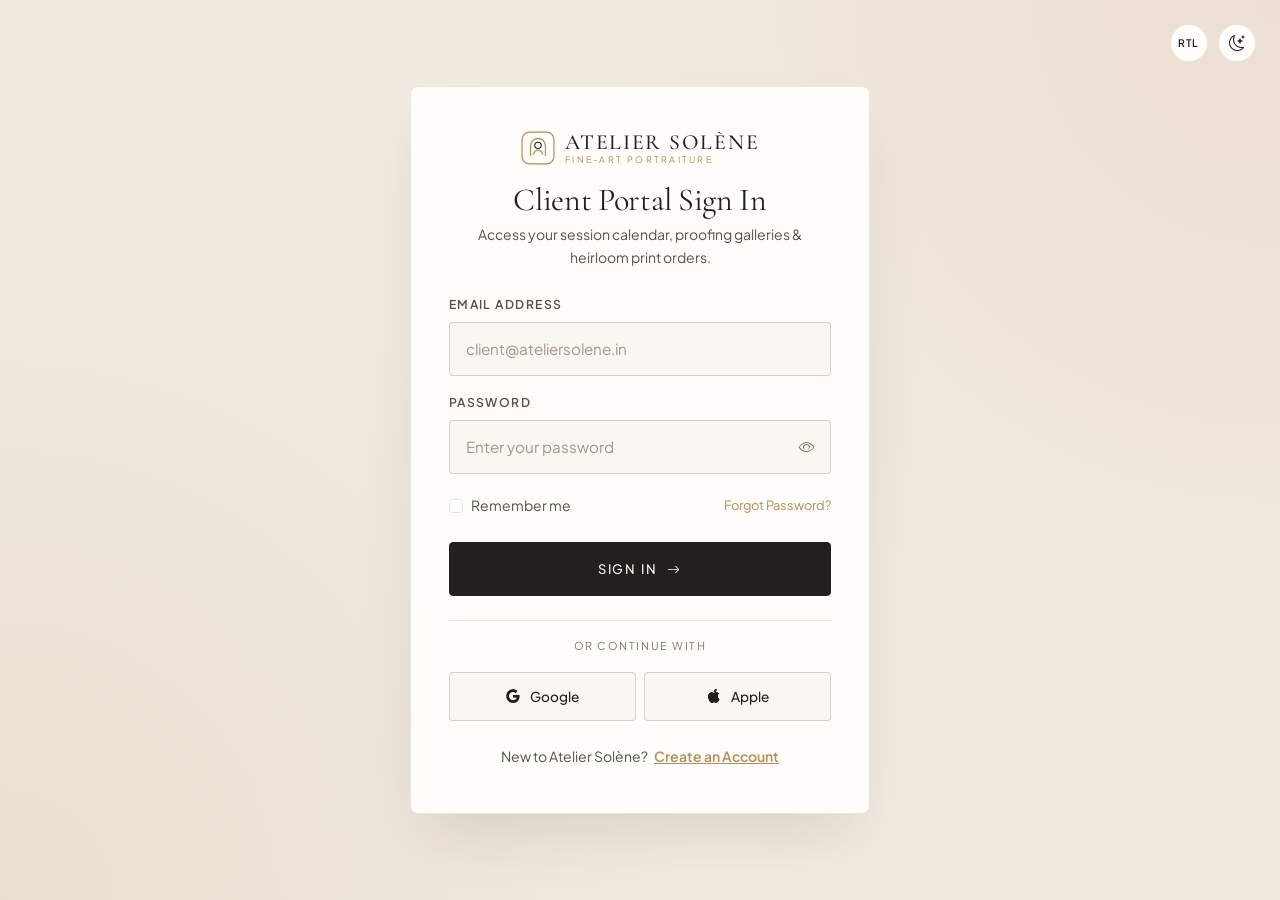
<file: login.html>
<!DOCTYPE html>
<html lang="en" data-theme="light">
<head>
  <meta charset="UTF-8">
  <meta name="viewport" content="width=device-width, initial-scale=1.0">
  <title>Client Portal Login | Atelier Solène Luxury Photography Studio</title>
  <meta name="description" content="Sign in to the Atelier Solène Private Client Portal to book sessions, view galleries, and order archival heirloom prints.">
  <link rel="icon" type="image/svg+xml" href="assets/images/favicon.svg">

  <!-- Google Fonts -->
  <link rel="preconnect" href="https://fonts.googleapis.com">
  <link rel="preconnect" href="https://fonts.gstatic.com" crossorigin>
  <link href="https://fonts.googleapis.com/css2?family=Cormorant+Garamond:ital,wght@0,300;0,400;0,500;0,600;1,400;1,500&family=Plus+Jakarta+Sans:wght@300;400;500;600&display=swap" rel="stylesheet">

  <!-- Bootstrap 5.3 CSS & Bootstrap Icons -->
  <link href="https://cdn.jsdelivr.net/npm/bootstrap@5.3.3/dist/css/bootstrap.min.css" rel="stylesheet">
  <link href="https://cdn.jsdelivr.net/npm/bootstrap-icons@1.11.3/font/bootstrap-icons.min.css" rel="stylesheet">

  <!-- Custom Studio Stylesheet -->
  <link rel="stylesheet" href="assets/css/style.css">
</head>
<body>

  <main class="auth-standalone-page">
    <!-- Top Right RTL and Theme Controls -->
    <div class="auth-top-controls">
      <button type="button" class="rtl-toggle-btn" aria-label="Toggle RTL layout">RTL</button>
      <button type="button" class="theme-toggle-btn" aria-label="Toggle theme">
        <i class="bi bi-moon-stars"></i>
      </button>
    </div>

    <div class="auth-standalone-card gsap-hero-fade">

      <!-- Brand Icon & Name Placed Top Center Inside Card -->
      <div class="text-center mb-4">
        <a class="navbar-brand-luxury d-inline-flex justify-content-center mx-auto mb-3" href="index.html">
          <svg class="brand-icon-svg" viewBox="0 0 64 64" fill="none" aria-hidden="true">
            <rect x="2" y="2" width="60" height="60" rx="14" stroke="#B08D5B" stroke-width="2.2"/>
            <path d="M18 46V28C18 20.268 24.268 14 32 14C39.732 14 46 20.268 46 28V46" stroke="#B08D5B" stroke-width="2.2" stroke-linecap="round"/>
            <circle cx="32" cy="27" r="6" stroke="currentColor" stroke-width="2"/>
            <path d="M23 44C25.2 38.5 28.4 36 32 36C35.6 36 38.8 38.5 41 44" stroke="#B08D5B" stroke-width="2" stroke-linecap="round"/>
          </svg>
          <span class="brand-text-wrap text-start">
            <span class="brand-title">Atelier Solène</span>
            <span class="brand-sub">Fine-Art Portraiture</span>
          </span>
        </a>
        <h1 class="h2 font-serif mb-1">Client Portal Sign In</h1>
        <p class="small text-secondary-luxury mb-0">
          Access your session calendar, proofing galleries &amp; heirloom print orders.
        </p>
      </div>

      <!-- Frontend Template UI Notice & Interactive Submission Feedback -->
      <div id="loginPortalFeedback" class="d-none p-3 mb-4 rounded-1 border bg-beige" style="border-color: var(--accent-gold) !important;" role="status">
        <div class="d-flex align-items-start gap-2">
          <i class="bi bi-info-circle-fill text-gold mt-1"></i>
          <div class="small">
            <strong class="d-block font-serif fs-6">Frontend Client Portal UI Preview</strong>
            <span class="text-secondary-luxury">
              Your credentials passed validation. You can explore the <a href="dashboard.html" class="text-gold text-decoration-underline fw-semibold">Client Dashboard Preview</a> directly.
            </span>
          </div>
        </div>
      </div>

      <!-- Forgot Password Interactive Assistance Box -->
      <div id="forgotPasswordNotice" class="d-none p-3 mb-4 rounded-1 border bg-ivory" style="border-color: var(--border-gold) !important;">
        <p class="small text-secondary-luxury mb-0">
          <strong>Need a Portal Access Link?</strong> Contact our Studio Concierge at <a href="mailto:concierge@ateliersolene.in" class="text-gold text-decoration-underline">concierge@ateliersolene.in</a> to receive a reset link.
        </p>
      </div>

      <form id="clientLoginForm" novalidate>
        <div class="row g-3">
          <!-- Input Field 1: Separate Line -->
          <div class="col-12">
            <label for="loginEmail" class="form-label-luxury">Email Address</label>
            <input type="email" id="loginEmail" name="loginEmail" class="form-control-luxury" placeholder="client@ateliersolene.in" required autocomplete="email">
            <div class="invalid-feedback-luxury">Please enter a valid email address.</div>
          </div>

          <!-- Input Field 2: Separate Line -->
          <div class="col-12">
            <label for="loginPassword" class="form-label-luxury">Password</label>
            <div class="password-field-wrap">
              <input type="password" id="loginPassword" name="loginPassword" class="form-control-luxury pe-5" placeholder="Enter your password" required autocomplete="current-password">
              <button type="button" class="password-toggle-btn" data-target="loginPassword" aria-label="Show password">
                <i class="bi bi-eye"></i>
              </button>
            </div>
            <div class="invalid-feedback-luxury">Please enter your password (minimum 6 characters).</div>
          </div>

          <!-- Remember Me & Forgot Password on the Same Line -->
          <div class="col-12 d-flex justify-content-between align-items-center flex-wrap gap-2 pt-1">
            <label class="d-flex align-items-center gap-2 small text-secondary-luxury mb-0" style="cursor: pointer;">
              <input type="checkbox" id="rememberMe" name="rememberMe" class="form-check-input mt-0">
              <span>Remember me</span>
            </label>
            <a href="#forgotPasswordNotice" id="forgotPasswordLink" class="small text-gold" style="font-size: 0.8rem;">
              Forgot Password?
            </a>
          </div>

          <!-- Login Button -->
          <div class="col-12 pt-2">
            <button type="submit" class="btn-luxury btn-luxury-primary w-100">
              <span>Sign In</span>
              <i class="bi bi-arrow-right"></i>
            </button>
          </div>
        </div>
      </form>

      <!-- Google & Apple Social Icons at Bottom -->
      <div class="mt-4 pt-3 border-top" style="border-color: var(--border-subtle) !important;">
        <p class="text-center small text-muted-luxury text-uppercase mb-3" style="letter-spacing: 0.14em; font-size: 0.68rem;">
          Or Continue With
        </p>
        <div class="row g-2 mb-4">
          <div class="col-6">
            <button type="button" class="auth-social-btn" data-provider="Google">
              <i class="bi bi-google"></i>
              <span>Google</span>
            </button>
          </div>
          <div class="col-6">
            <button type="button" class="auth-social-btn" data-provider="Apple">
              <i class="bi bi-apple"></i>
              <span>Apple</span>
            </button>
          </div>
        </div>

        <div class="text-center small text-secondary-luxury">
          New to Atelier Solène?
          <a href="signup.html" class="text-gold fw-semibold ms-1 text-decoration-underline">
            Create an Account
          </a>
        </div>
      </div>

    </div>
  </main>

  <script src="https://cdn.jsdelivr.net/npm/bootstrap@5.3.3/dist/js/bootstrap.bundle.min.js"></script>
  <script src="https://cdnjs.cloudflare.com/ajax/libs/gsap/3.12.5/gsap.min.js"></script>
  <script src="assets/js/main.js"></script>
</body>
</html>
</file>
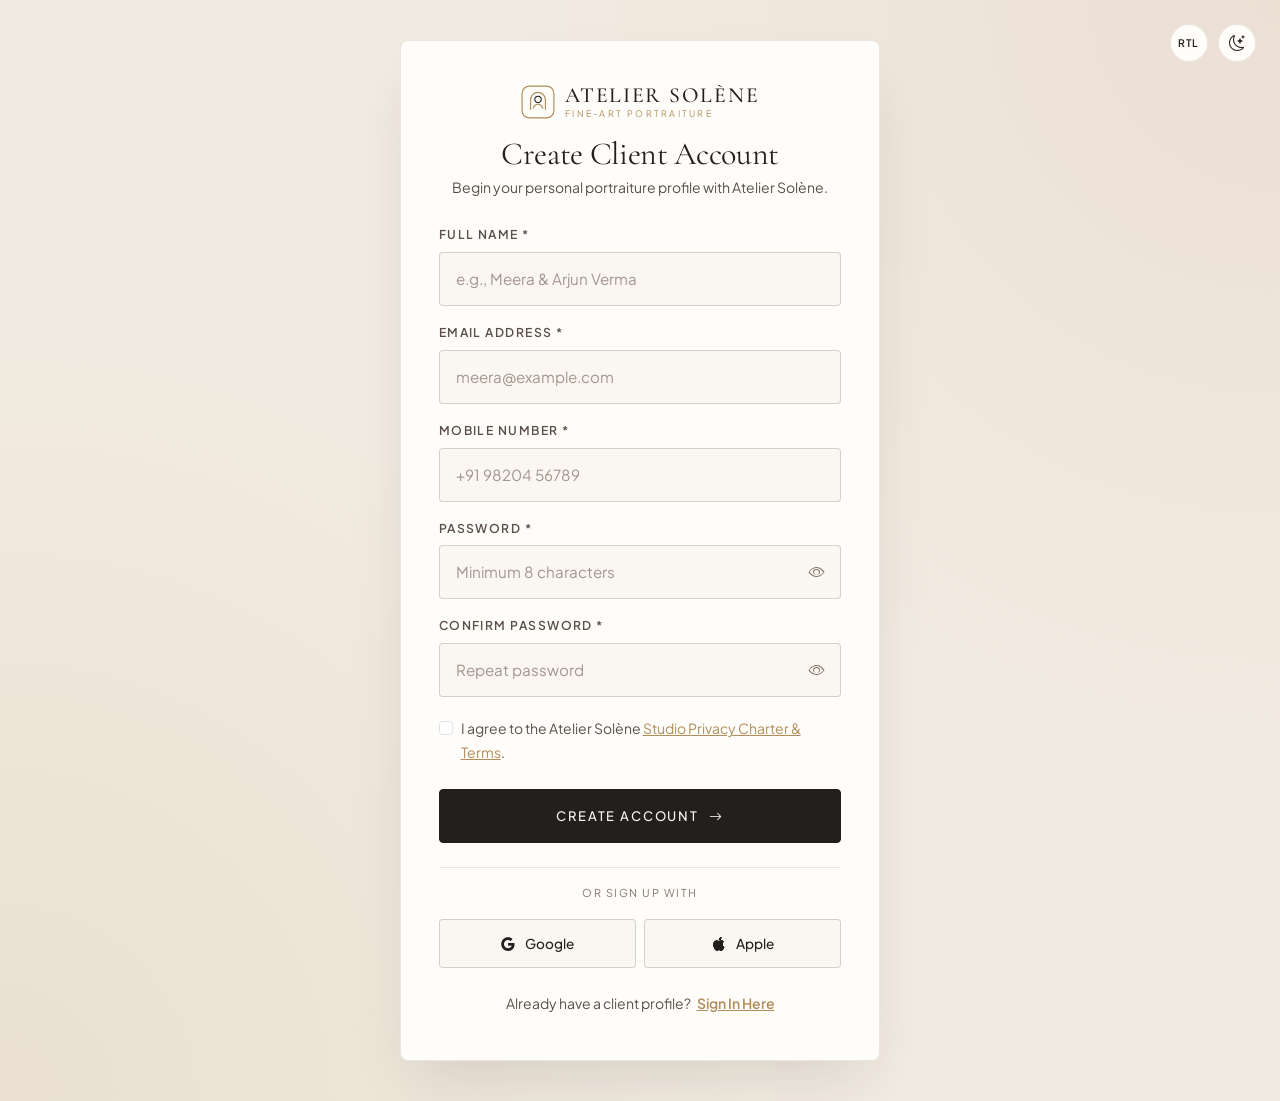
<file: signup.html>
<!DOCTYPE html>
<html lang="en" data-theme="light">
<head>
  <meta charset="UTF-8">
  <meta name="viewport" content="width=device-width, initial-scale=1.0">
  <title>Client Registration | Atelier Solène Luxury Photography Studio</title>
  <meta name="description" content="Register for a private client profile with Atelier Solène to plan your maternity, newborn, or baby milestone photography commission.">
  <link rel="icon" type="image/svg+xml" href="assets/images/favicon.svg">

  <!-- Google Fonts -->
  <link rel="preconnect" href="https://fonts.googleapis.com">
  <link rel="preconnect" href="https://fonts.gstatic.com" crossorigin>
  <link href="https://fonts.googleapis.com/css2?family=Cormorant+Garamond:ital,wght@0,300;0,400;0,500;0,600;1,400;1,500&family=Plus+Jakarta+Sans:wght@300;400;500;600&display=swap" rel="stylesheet">

  <!-- Bootstrap 5.3 CSS & Bootstrap Icons -->
  <link href="https://cdn.jsdelivr.net/npm/bootstrap@5.3.3/dist/css/bootstrap.min.css" rel="stylesheet">
  <link href="https://cdn.jsdelivr.net/npm/bootstrap-icons@1.11.3/font/bootstrap-icons.min.css" rel="stylesheet">

  <!-- Custom Studio Stylesheet -->
  <link rel="stylesheet" href="assets/css/style.css">
</head>
<body>

  <main class="auth-standalone-page">
    <!-- Top Right RTL and Theme Controls -->
    <div class="auth-top-controls">
      <button type="button" class="rtl-toggle-btn" aria-label="Toggle RTL layout">RTL</button>
      <button type="button" class="theme-toggle-btn" aria-label="Toggle theme">
        <i class="bi bi-moon-stars"></i>
      </button>
    </div>

    <div class="auth-standalone-card gsap-hero-fade" style="max-width: 480px;">

      <!-- Brand Icon & Name Placed Top Center Inside Card -->
      <div class="text-center mb-4">
        <a class="navbar-brand-luxury d-inline-flex justify-content-center mx-auto mb-3" href="index.html">
          <svg class="brand-icon-svg" viewBox="0 0 64 64" fill="none" aria-hidden="true">
            <rect x="2" y="2" width="60" height="60" rx="14" stroke="#B08D5B" stroke-width="2.2"/>
            <path d="M18 46V28C18 20.268 24.268 14 32 14C39.732 14 46 20.268 46 28V46" stroke="#B08D5B" stroke-width="2.2" stroke-linecap="round"/>
            <circle cx="32" cy="27" r="6" stroke="currentColor" stroke-width="2"/>
            <path d="M23 44C25.2 38.5 28.4 36 32 36C35.6 36 38.8 38.5 41 44" stroke="#B08D5B" stroke-width="2" stroke-linecap="round"/>
          </svg>
          <span class="brand-text-wrap text-start">
            <span class="brand-title">Atelier Solène</span>
            <span class="brand-sub">Fine-Art Portraiture</span>
          </span>
        </a>
        <h1 class="h2 font-serif mb-1">Create Client Account</h1>
        <p class="small text-secondary-luxury mb-0">
          Begin your personal portraiture profile with Atelier Solène.
        </p>
      </div>

      <!-- Frontend Template UI Registration Feedback -->
      <div id="signupPortalFeedback" class="d-none p-3 mb-4 rounded-1 border bg-beige" style="border-color: var(--accent-gold) !important;" role="status">
        <div class="d-flex align-items-start gap-2">
          <i class="bi bi-check-circle-fill text-gold mt-1"></i>
          <div class="small">
            <strong class="d-block font-serif fs-6">Registration Profile Validated (Frontend UI)</strong>
            <span class="text-secondary-luxury">
              Thank you for registering! Explore the <a href="dashboard.html" class="text-gold text-decoration-underline fw-semibold">Client Dashboard Preview</a> or book via our <a href="contact.html#enquiry-form" class="text-gold text-decoration-underline">Session Enquiry Form</a>.
            </span>
          </div>
        </div>
      </div>

      <form id="clientSignupForm" novalidate>
        <div class="row g-3">
          <!-- Input Field 1: Separate Line -->
          <div class="col-12">
            <label for="signupName" class="form-label-luxury">Full Name *</label>
            <input type="text" id="signupName" name="signupName" class="form-control-luxury" placeholder="e.g., Meera &amp; Arjun Verma" required autocomplete="name">
            <div class="invalid-feedback-luxury">Please enter your full name.</div>
          </div>

          <!-- Input Field 2: Separate Line -->
          <div class="col-12">
            <label for="signupEmail" class="form-label-luxury">Email Address *</label>
            <input type="email" id="signupEmail" name="signupEmail" class="form-control-luxury" placeholder="meera@example.com" required autocomplete="email">
            <div class="invalid-feedback-luxury">Please enter a valid email address.</div>
          </div>

          <!-- Input Field 3: Separate Line -->
          <div class="col-12">
            <label for="signupPhone" class="form-label-luxury">Mobile Number *</label>
            <input type="tel" id="signupPhone" name="signupPhone" class="form-control-luxury" placeholder="+91 98204 56789" required autocomplete="tel">
            <div class="invalid-feedback-luxury">Please enter a valid mobile number.</div>
          </div>

          <!-- Input Field 4: Separate Line -->
          <div class="col-12">
            <label for="signupPassword" class="form-label-luxury">Password *</label>
            <div class="password-field-wrap">
              <input type="password" id="signupPassword" name="signupPassword" class="form-control-luxury pe-5" placeholder="Minimum 8 characters" required autocomplete="new-password">
              <button type="button" class="password-toggle-btn" data-target="signupPassword" aria-label="Show password">
                <i class="bi bi-eye"></i>
              </button>
            </div>
            <div class="invalid-feedback-luxury">Password must be at least 8 characters.</div>
          </div>

          <!-- Input Field 5: Separate Line -->
          <div class="col-12">
            <label for="signupConfirmPassword" class="form-label-luxury">Confirm Password *</label>
            <div class="password-field-wrap">
              <input type="password" id="signupConfirmPassword" name="signupConfirmPassword" class="form-control-luxury pe-5" placeholder="Repeat password" required autocomplete="new-password">
              <button type="button" class="password-toggle-btn" data-target="signupConfirmPassword" aria-label="Show confirm password">
                <i class="bi bi-eye"></i>
              </button>
            </div>
            <div class="invalid-feedback-luxury">Passwords must match.</div>
          </div>

          <!-- Terms & Conditions Acceptance -->
          <div class="col-12 pt-1">
            <label class="d-flex align-items-start gap-2 small text-secondary-luxury" style="cursor: pointer;">
              <input type="checkbox" id="signupTerms" name="signupTerms" class="form-check-input mt-1 flex-shrink-0" required>
              <span>
                I agree to the Atelier Solène <a href="about.html" class="text-gold text-decoration-underline">Studio Privacy Charter &amp; Terms</a>.
              </span>
            </label>
            <div class="invalid-feedback-luxury">Please accept the studio terms to continue.</div>
          </div>

          <!-- Create Account Button -->
          <div class="col-12 pt-2">
            <button type="submit" class="btn-luxury btn-luxury-primary w-100">
              <span>Create Account</span>
              <i class="bi bi-arrow-right"></i>
            </button>
          </div>
        </div>
      </form>

      <!-- Google & Apple Social Icons at Bottom -->
      <div class="mt-4 pt-3 border-top" style="border-color: var(--border-subtle) !important;">
        <p class="text-center small text-muted-luxury text-uppercase mb-3" style="letter-spacing: 0.14em; font-size: 0.68rem;">
          Or Sign Up With
        </p>
        <div class="row g-2 mb-4">
          <div class="col-6">
            <button type="button" class="auth-social-btn" data-provider="Google">
              <i class="bi bi-google"></i>
              <span>Google</span>
            </button>
          </div>
          <div class="col-6">
            <button type="button" class="auth-social-btn" data-provider="Apple">
              <i class="bi bi-apple"></i>
              <span>Apple</span>
            </button>
          </div>
        </div>

        <div class="text-center small text-secondary-luxury">
          Already have a client profile?
          <a href="login.html" class="text-gold fw-semibold ms-1 text-decoration-underline">
            Sign In Here
          </a>
        </div>
      </div>

    </div>
  </main>

  <script src="https://cdn.jsdelivr.net/npm/bootstrap@5.3.3/dist/js/bootstrap.bundle.min.js"></script>
  <script src="https://cdnjs.cloudflare.com/ajax/libs/gsap/3.12.5/gsap.min.js"></script>
  <script src="assets/js/main.js"></script>
</body>
</html>
</file>
<file: assets/css/style.css>
/* ==========================================================================
   ATELIER SOLÈNE — Luxury Newborn & Maternity Photography Studio Template
   Stylesheet: Design System, Fixed Navbar, Page Hero, Dashboard, RTL & Responsive
   ========================================================================== */

:root,
[data-theme="light"] {
  /* Color Palette - Light Theme (Warm Ivory, Creamy White, Soft Beige, Dusty Rose, Antique Gold) */
  --bg-primary: #FAF7F2;
  --bg-secondary: #F2EBE1;
  --bg-surface: #FFFDF9;
  --bg-elevated: #FFFFFF;
  --footer-bg: #FFFFFF;
  --bg-glass: rgba(250, 247, 242, 0.92);
  --bg-glass-card: rgba(255, 253, 249, 0.88);

  --text-primary: #231F1D;
  --text-secondary: #5A5049;
  --text-muted: #87766B;
  --text-on-dark: #FAF7F2;

  --accent-gold: #B08D5B;
  --accent-gold-hover: #967546;
  --accent-gold-soft: rgba(176, 141, 91, 0.12);
  --accent-rose: #D8B4A6;
  --accent-rose-soft: rgba(216, 180, 166, 0.22);
  --accent-taupe: #8C7B70;
  --accent-champagne: #E8DCCB;

  --border-subtle: rgba(140, 123, 112, 0.18);
  --border-strong: rgba(140, 123, 112, 0.32);
  --border-gold: rgba(176, 141, 91, 0.42);

  --shadow-xs: 0 4px 12px rgba(35, 31, 29, 0.04);
  --shadow-sm: 0 10px 30px -6px rgba(35, 31, 29, 0.06);
  --shadow-md: 0 20px 45px -12px rgba(35, 31, 29, 0.09);
  --shadow-lg: 0 30px 60px -15px rgba(35, 31, 29, 0.13);

  --img-filter: brightness(1) contrast(0.99);

  /* Typography */
  --font-serif: 'Cormorant Garamond', Georgia, 'Times New Roman', serif;
  --font-sans: 'Plus Jakarta Sans', -apple-system, BlinkMacSystemFont, 'Segoe UI', Roboto, sans-serif;

  /* 4px / 8px Spacing Scale */
  --space-1: 0.25rem;  /* 4px */
  --space-2: 0.5rem;   /* 8px */
  --space-3: 0.75rem;  /* 12px */
  --space-4: 1rem;     /* 16px */
  --space-5: 1.5rem;   /* 24px */
  --space-6: 2rem;     /* 32px */
  --space-7: 2.5rem;   /* 40px */
  --space-8: 3rem;     /* 48px */
  --space-9: 4rem;     /* 64px */
  --space-10: 5rem;    /* 80px */
  --space-11: 6.5rem;  /* 104px */

  /* Transitions & Radii */
  --radius-sm: 4px;
  --radius-md: 8px;
  --radius-lg: 16px;
  --radius-arch: 220px 220px 8px 8px;
  --ease-luxury: cubic-bezier(0.22, 1, 0.36, 1);
  --transition-base: 0.35s cubic-bezier(0.22, 1, 0.36, 1);
  --transition-slow: 0.75s cubic-bezier(0.22, 1, 0.36, 1);
}

[data-theme="dark"] {
  --bg-primary: #141210;
  --bg-secondary: #1C1916;
  --bg-surface: #211D1A;
  --bg-elevated: #2A2521;
  --footer-bg: #181512;
  --bg-glass: rgba(20, 18, 16, 0.92);
  --bg-glass-card: rgba(33, 29, 26, 0.88);

  --text-primary: #F5EFE6;
  --text-secondary: #C8BDB2;
  --text-muted: #9A8C7E;
  --text-on-dark: #F5EFE6;

  --accent-gold: #CCA978;
  --accent-gold-hover: #DFBF91;
  --accent-gold-soft: rgba(204, 169, 120, 0.15);
  --accent-rose: #C99E90;
  --accent-rose-soft: rgba(201, 158, 144, 0.16);
  --accent-taupe: #A89688;
  --accent-champagne: #332C26;

  --border-subtle: rgba(232, 220, 203, 0.12);
  --border-strong: rgba(232, 220, 203, 0.24);
  --border-gold: rgba(204, 169, 120, 0.42);

  --shadow-xs: 0 4px 12px rgba(0, 0, 0, 0.25);
  --shadow-sm: 0 10px 30px -6px rgba(0, 0, 0, 0.38);
  --shadow-md: 0 20px 45px -12px rgba(0, 0, 0, 0.48);
  --shadow-lg: 0 30px 60px -15px rgba(0, 0, 0, 0.62);

  --img-filter: brightness(0.94) contrast(1.02);
}

/* ==========================================================================
   1. RESET & BASE STYLES
   ========================================================================== */
*,
*::before,
*::after {
  box-sizing: border-box;
}

html {
  scroll-behavior: smooth;
  overflow-x: clip;
  max-width: 100%;
}

body {
  font-family: var(--font-sans);
  font-weight: 400;
  font-size: 1rem;
  line-height: 1.7;
  color: var(--text-primary);
  background-color: var(--bg-primary);
  margin: 0;
  padding: 0;
  overflow-x: clip;
  max-width: 100%;
  -webkit-font-smoothing: antialiased;
  -moz-osx-font-smoothing: grayscale;
  transition: background-color 0.35s ease, color 0.35s ease;
}

body.has-fixed-navbar {
  padding-top: 76px;
}

img,
svg,
video {
  max-width: 100%;
  height: auto;
  display: block;
}

img {
  filter: var(--img-filter);
  transition: filter var(--transition-base), transform var(--transition-slow);
}

a {
  color: inherit;
  text-decoration: none;
  transition: color var(--transition-base), opacity var(--transition-base);
}

a:hover {
  color: var(--accent-gold);
}

ul, ol {
  margin: 0;
  padding: 0;
  list-style: none;
}

::selection {
  background-color: var(--accent-rose);
  color: #231F1D;
}

/* ==========================================================================
   2. TYPOGRAPHY & EDITORIAL HIERARCHY
   ========================================================================== */
h1, h2, h3, h4, h5, h6,
.font-serif {
  font-family: var(--font-serif);
  font-weight: 400;
  line-height: 1.16;
  color: var(--text-primary);
  margin-top: 0;
  letter-spacing: -0.01em;
}

h1 em, h2 em, h3 em, h4 em,
.serif-italic {
  font-family: var(--font-serif);
  font-style: italic;
  font-weight: 400;
}

.display-hero {
  font-size: clamp(2.6rem, 5vw + 0.8rem, 4.75rem);
  line-height: 1.08;
  letter-spacing: -0.015em;
}

.display-editorial {
  font-size: clamp(2.35rem, 4vw + 0.5rem, 3.85rem);
  line-height: 1.1;
}

.section-title {
  font-size: clamp(2rem, 3.2vw + 0.5rem, 3.25rem);
  line-height: 1.15;
  margin-bottom: var(--space-4);
}

.section-subtitle {
  font-size: clamp(1.02rem, 1.1vw, 1.15rem);
  color: var(--text-secondary);
  line-height: 1.75;
  font-weight: 300;
}

.eyebrow {
  display: inline-flex;
  align-items: center;
  gap: 0.75rem;
  font-family: var(--font-sans);
  font-size: 0.75rem;
  font-weight: 600;
  text-transform: uppercase;
  letter-spacing: 0.2em;
  color: var(--accent-gold);
  margin-bottom: var(--space-3);
}

.eyebrow::before {
  content: "";
  display: inline-block;
  width: 28px;
  height: 1px;
  background-color: var(--accent-gold);
}

.eyebrow.center::after {
  content: "";
  display: inline-block;
  width: 28px;
  height: 1px;
  background-color: var(--accent-gold);
}

.editorial-quote {
  font-family: var(--font-serif);
  font-size: clamp(1.5rem, 2.5vw, 2.35rem);
  font-style: italic;
  line-height: 1.4;
  color: var(--text-primary);
}

.text-gold {
  color: var(--accent-gold) !important;
}

.text-muted-luxury {
  color: var(--text-muted) !important;
}

.text-secondary-luxury {
  color: var(--text-secondary) !important;
}

.bg-ivory {
  background-color: var(--bg-primary) !important;
}

.bg-beige {
  background-color: var(--bg-secondary) !important;
}

.bg-surface {
  background-color: var(--bg-surface) !important;
}

/* Section Padding */
.section-py {
  padding-top: var(--space-10);
  padding-bottom: var(--space-10);
}

.section-py-lg {
  padding-top: var(--space-11);
  padding-bottom: var(--space-11);
}

/* Uniform Non-Home Page Hero Height */
.page-hero {
  min-height: 350px;
  display: flex;
  align-items: center;
  padding: 3.5rem 0;
  background-color: var(--bg-secondary);
  border-bottom: 1px solid var(--border-subtle);
}

@media (max-width: 991.98px) {
  .section-py {
    padding-top: var(--space-8);
    padding-bottom: var(--space-8);
  }
  .section-py-lg {
    padding-top: var(--space-9);
    padding-bottom: var(--space-9);
  }
  .page-hero {
    min-height: 310px;
    padding: 2.75rem 0;
  }
}

/* ==========================================================================
   3. BUTTONS & INTERACTIVE CTAs
   ========================================================================== */
.btn-luxury {
  display: inline-flex;
  align-items: center;
  justify-content: center;
  gap: 0.625rem;
  font-family: var(--font-sans);
  font-size: 0.8125rem;
  font-weight: 500;
  text-transform: uppercase;
  letter-spacing: 0.14em;
  padding: 0.95rem 1.85rem;
  border-radius: var(--radius-sm);
  border: 1px solid transparent;
  cursor: pointer;
  transition: all var(--transition-base);
  white-space: nowrap;
  text-decoration: none;
}

.btn-luxury-primary {
  background-color: var(--text-primary);
  color: var(--bg-primary);
  border-color: var(--text-primary);
}

.btn-luxury-primary:hover,
.btn-luxury-primary:focus {
  background-color: var(--accent-gold);
  border-color: var(--accent-gold);
  color: #FFFDF9;
  transform: translateY(-2px);
  box-shadow: var(--shadow-sm);
}

.btn-luxury-gold {
  background-color: var(--accent-gold);
  color: #FFFDF9;
  border-color: var(--accent-gold);
}

.btn-luxury-gold:hover,
.btn-luxury-gold:focus {
  background-color: var(--accent-gold-hover);
  border-color: var(--accent-gold-hover);
  color: #FFFDF9;
  transform: translateY(-2px);
  box-shadow: var(--shadow-sm);
}

.btn-luxury-outline {
  background-color: transparent;
  color: var(--text-primary);
  border-color: var(--border-strong);
}

.btn-luxury-outline:hover,
.btn-luxury-outline:focus {
  background-color: var(--text-primary);
  color: var(--bg-primary);
  border-color: var(--text-primary);
  transform: translateY(-2px);
}

.btn-editorial-link {
  display: inline-flex;
  align-items: center;
  gap: 0.5rem;
  font-size: 0.8125rem;
  font-weight: 600;
  text-transform: uppercase;
  letter-spacing: 0.15em;
  color: var(--text-primary);
  padding-bottom: 0.35rem;
  border-bottom: 1px solid var(--accent-gold);
  transition: all var(--transition-base);
}

.btn-editorial-link i,
.btn-editorial-link svg {
  transition: transform var(--transition-base);
}

.btn-editorial-link:hover {
  color: var(--accent-gold);
  border-bottom-color: var(--accent-gold);
}

.btn-editorial-link:hover i,
.btn-editorial-link:hover svg {
  transform: translateX(4px);
}

/* ==========================================================================
   4. FIXED SCROLL-DOWN NAVBAR & BRAND LOGO MARK
   ========================================================================== */
.studio-navbar {
  position: fixed;
  top: 0;
  left: 0;
  right: 0;
  width: 100%;
  z-index: 1030;
  background-color: var(--bg-glass);
  backdrop-filter: blur(16px);
  -webkit-backdrop-filter: blur(16px);
  border-bottom: 1px solid var(--border-subtle);
  padding: 0.78rem 0;
  transition: padding var(--transition-base), background-color var(--transition-base), box-shadow var(--transition-base);
}

.studio-navbar.navbar-scrolled {
  padding: 0.58rem 0;
  box-shadow: var(--shadow-sm);
}

.navbar-brand-luxury {
  display: inline-flex;
  align-items: center;
  gap: 0.65rem;
  color: var(--text-primary) !important;
  text-decoration: none;
  margin-right: 1rem;
  flex-shrink: 0;
}

.brand-icon-svg {
  width: 34px;
  height: 34px;
  flex-shrink: 0;
  display: block;
}

.brand-text-wrap {
  display: flex;
  flex-direction: column;
  line-height: 1;
}

.navbar-brand-luxury .brand-title {
  font-family: var(--font-serif);
  font-size: 1.5rem;
  font-weight: 500;
  letter-spacing: 0.08em;
  text-transform: uppercase;
}

.navbar-brand-luxury .brand-sub {
  font-family: var(--font-sans);
  font-size: 0.56rem;
  letter-spacing: 0.25em;
  text-transform: uppercase;
  color: var(--accent-gold);
  margin-top: 3px;
}

.studio-navbar .navbar-nav {
  align-items: center;
  gap: 0.15rem;
}

.studio-navbar .nav-link {
  font-family: var(--font-sans);
  font-size: 0.78rem;
  font-weight: 500;
  text-transform: uppercase;
  letter-spacing: 0.11em;
  color: var(--text-primary) !important;
  padding: 0.5rem 0.75rem !important;
  position: relative;
  white-space: nowrap;
  transition: color var(--transition-base);
}

.studio-navbar .nav-link::after {
  content: "";
  position: absolute;
  bottom: 4px;
  left: 0.75rem;
  right: 0.75rem;
  height: 1px;
  background-color: var(--accent-gold);
  transform: scaleX(0);
  transform-origin: right;
  transition: transform var(--transition-base);
}

.studio-navbar .nav-link:hover,
.studio-navbar .nav-link.active {
  color: var(--accent-gold) !important;
}

.studio-navbar .nav-link:hover::after,
.studio-navbar .nav-link.active::after {
  transform: scaleX(1);
  transform-origin: left;
}

/* Remove double underline on dropdown toggle arrow */
.studio-navbar .dropdown-toggle::after {
  display: inline-block;
  position: static;
  width: auto;
  height: auto;
  background: transparent;
  transform: none;
  margin-left: 0.35em;
  vertical-align: 0.18em;
  border-top: 0.3em solid;
  border-right: 0.28em solid transparent;
  border-bottom: 0;
  border-left: 0.28em solid transparent;
}

/* Desktop Hover & Click Dropdown Support */
.studio-navbar .dropdown-menu {
  background-color: var(--bg-surface);
  border: 1px solid var(--border-subtle);
  border-radius: var(--radius-sm);
  box-shadow: var(--shadow-md);
  padding: 0.6rem;
  min-width: 230px;
  margin-top: 0.25rem;
}

@media (min-width: 1200px) {
  .studio-navbar .nav-item.dropdown:hover > .dropdown-menu {
    display: block;
    margin-top: 0;
    animation: navFadeIn 0.22s ease forwards;
  }
}

@keyframes navFadeIn {
  from {
    opacity: 0;
    transform: translateY(6px);
  }
  to {
    opacity: 1;
    transform: translateY(0);
  }
}

.studio-navbar .dropdown-item {
  font-family: var(--font-sans);
  font-size: 0.78rem;
  font-weight: 500;
  letter-spacing: 0.08em;
  text-transform: uppercase;
  color: var(--text-primary);
  padding: 0.65rem 0.9rem;
  border-radius: var(--radius-sm);
  display: flex;
  align-items: center;
  justify-content: space-between;
  transition: all 0.2s ease;
}

.studio-navbar .dropdown-item span.demo-tag {
  font-size: 0.65rem;
  letter-spacing: 0.1em;
  color: var(--accent-gold);
  background: var(--accent-gold-soft);
  padding: 2px 7px;
  border-radius: 3px;
}

.studio-navbar .dropdown-item:hover,
.studio-navbar .dropdown-item:focus,
.studio-navbar .dropdown-item.active {
  background-color: var(--bg-secondary);
  color: var(--accent-gold);
}

/* Navbar Actions (Theme Toggle, RTL Toggle, Sign Up Button) */
.navbar-actions {
  display: flex;
  align-items: center;
  gap: 0.5rem;
  flex-shrink: 0;
}

.theme-toggle-btn,
.rtl-toggle-btn {
  width: 38px;
  height: 38px;
  border-radius: 50%;
  border: 1px solid var(--border-subtle);
  background-color: var(--bg-surface);
  color: var(--text-primary);
  display: inline-flex;
  align-items: center;
  justify-content: center;
  cursor: pointer;
  transition: all var(--transition-base);
  flex-shrink: 0;
  padding: 0;
}

.rtl-toggle-btn {
  font-family: var(--font-sans);
  font-size: 0.65rem;
  font-weight: 600;
  letter-spacing: 0.04em;
  text-transform: uppercase;
  line-height: 1;
}

.theme-toggle-btn:hover,
.rtl-toggle-btn:hover {
  border-color: var(--accent-gold);
  color: var(--accent-gold);
  transform: translateY(-1px);
}

[dir="rtl"] .rtl-toggle-btn {
  border-color: var(--accent-gold);
  color: var(--accent-gold);
  background-color: var(--accent-gold-soft);
}

.btn-nav-book {
  font-size: 0.74rem;
  font-weight: 600;
  letter-spacing: 0.12em;
  text-transform: uppercase;
  padding: 0.65rem 1.2rem;
  background-color: var(--text-primary);
  color: var(--bg-primary) !important;
  border-radius: var(--radius-sm);
  border: 1px solid var(--text-primary);
  white-space: nowrap;
  transition: all var(--transition-base);
}

.btn-nav-book:hover {
  background-color: var(--accent-gold);
  border-color: var(--accent-gold);
  color: #FFFDF9 !important;
}

/* Custom Hamburger Toggler */
.studio-navbar .navbar-toggler {
  border: 1px solid var(--border-subtle);
  padding: 0.4rem 0.6rem;
  color: var(--text-primary);
  border-radius: var(--radius-sm);
  box-shadow: none !important;
}

.studio-navbar .navbar-toggler:hover {
  border-color: var(--accent-gold);
}

@media (min-width: 1200px) and (max-width: 1399.98px) {
  .navbar-brand-luxury .brand-title {
    font-size: 1.35rem;
  }
  .studio-navbar .nav-link {
    font-size: 0.74rem;
    padding: 0.5rem 0.55rem !important;
  }
}

@media (max-width: 1199.98px) {
  .studio-navbar .navbar-collapse {
    background-color: var(--bg-surface);
    border: 1px solid var(--border-subtle);
    border-radius: var(--radius-md);
    padding: 1.25rem;
    margin-top: 0.85rem;
    box-shadow: var(--shadow-md);
    max-height: calc(100vh - 90px);
    overflow-y: auto;
  }

  .studio-navbar .navbar-nav {
    align-items: stretch;
    gap: 0.15rem;
  }

  .studio-navbar .nav-link {
    padding: 0.65rem 0.5rem !important;
    border-bottom: 1px solid var(--border-subtle);
    display: flex;
    align-items: center;
    justify-content: space-between;
  }

  .studio-navbar .nav-link::after {
    display: none;
  }

  .studio-navbar .dropdown-menu {
    border: none;
    box-shadow: none;
    background-color: var(--bg-secondary);
    margin: 0.25rem 0 0.5rem 0;
  }

  .navbar-actions {
    margin-top: 1rem;
    padding-top: 0.85rem;
    border-top: 1px solid var(--border-subtle);
    display: flex;
    flex-direction: column;
    gap: 0.65rem;
    width: 100%;
  }

  .btn-nav-book {
    width: 100%;
    text-align: center;
    justify-content: center;
    padding: 0.85rem 1rem;
    margin-top: 0.25rem;
  }
}

@media (max-width: 420px) {
  .navbar-brand-luxury .brand-title {
    font-size: 1.2rem;
  }
  .navbar-brand-luxury .brand-sub {
    font-size: 0.5rem;
  }
  .brand-icon-svg {
    width: 28px;
    height: 28px;
  }
}

/* ==========================================================================
   5. EDITORIAL IMAGE FRAMES & COMPOSITIONS
   ========================================================================== */
.photo-frame {
  position: relative;
  overflow: hidden;
  background-color: var(--bg-secondary);
  border-radius: var(--radius-sm);
}

.photo-frame img {
  width: 100%;
  height: 100%;
  object-fit: cover;
  transition: transform var(--transition-slow), filter var(--transition-base);
}

.photo-frame:hover img {
  transform: scale(1.04);
}

.frame-arch {
  border-radius: var(--radius-arch);
}

.frame-museum {
  padding: 1.25rem;
  background-color: var(--bg-surface);
  border: 1px solid var(--border-subtle);
  box-shadow: var(--shadow-sm);
}

/* Aspect Ratios */
.ratio-portrait {
  aspect-ratio: 4 / 5;
}

.ratio-tall {
  aspect-ratio: 3 / 4;
}

.ratio-editorial {
  aspect-ratio: 5 / 6;
}

.ratio-landscape {
  aspect-ratio: 16 / 10;
}

.ratio-square {
  aspect-ratio: 1 / 1;
}

/* Floating Editorial Badge */
.editorial-badge {
  background-color: var(--bg-glass-card);
  backdrop-filter: blur(12px);
  -webkit-backdrop-filter: blur(12px);
  border: 1px solid var(--border-subtle);
  padding: 1.25rem 1.5rem;
  border-radius: var(--radius-sm);
  box-shadow: var(--shadow-md);
}

/* ==========================================================================
   6. HOME 1 — CINEMATIC & ASYMMETRIC SECTIONS
   ========================================================================== */
.hero-home1 {
  position: relative;
  padding: var(--space-8) 0 var(--space-10);
  overflow: hidden;
}

.hero-home1::before {
  content: "";
  position: absolute;
  top: -15%;
  right: -10%;
  width: 520px;
  height: 520px;
  border-radius: 50%;
  background: radial-gradient(circle, var(--accent-rose-soft) 0%, transparent 70%);
  pointer-events: none;
  z-index: 0;
}

.hero-home1-composition {
  position: relative;
  padding-left: 2rem;
  padding-bottom: 2.5rem;
}

.hero-home1-main-img {
  border-radius: var(--radius-arch);
  overflow: hidden;
  aspect-ratio: 4 / 5;
  box-shadow: var(--shadow-lg);
  border: 6px solid var(--bg-surface);
}

.hero-home1-secondary-img {
  position: absolute;
  bottom: 0;
  left: 0;
  width: 44%;
  aspect-ratio: 1 / 1.15;
  border-radius: var(--radius-sm);
  overflow: hidden;
  border: 6px solid var(--bg-surface);
  box-shadow: var(--shadow-md);
  z-index: 2;
}

.hero-home1-note {
  position: absolute;
  top: 10%;
  right: -12px;
  z-index: 3;
  max-width: 215px;
}

@media (max-width: 767.98px) {
  .hero-home1-composition {
    padding-left: 1rem;
    padding-bottom: 2rem;
    margin-top: 1.5rem;
  }
  .hero-home1-note {
    right: 8px;
    top: 12px;
    padding: 0.85rem 1rem;
    max-width: 185px;
  }
}

.philosophy-ribbon {
  border-top: 1px solid var(--border-subtle);
  border-bottom: 1px solid var(--border-subtle);
  padding: 1.35rem 0;
  background-color: var(--bg-surface);
}

.philosophy-pillars {
  display: flex;
  flex-wrap: wrap;
  justify-content: space-around;
  align-items: center;
  gap: 1.25rem;
}

.philosophy-pillar-item {
  display: flex;
  align-items: center;
  gap: 0.75rem;
  font-family: var(--font-serif);
  font-size: 1.2rem;
  font-style: italic;
  color: var(--text-secondary);
}

.philosophy-pillar-item span.dot {
  width: 6px;
  height: 6px;
  border-radius: 50%;
  background-color: var(--accent-gold);
}

.showcase-card {
  background-color: var(--bg-surface);
  border: 1px solid var(--border-subtle);
  border-radius: var(--radius-sm);
  overflow: hidden;
  height: 100%;
  transition: transform var(--transition-base), box-shadow var(--transition-base), border-color var(--transition-base);
}

.showcase-card:hover {
  transform: translateY(-6px);
  box-shadow: var(--shadow-md);
  border-color: var(--border-gold);
}

.showcase-card-body {
  padding: 1.85rem;
}

.showcase-meta {
  font-size: 0.72rem;
  text-transform: uppercase;
  letter-spacing: 0.16em;
  color: var(--accent-gold);
  margin-bottom: 0.5rem;
  display: block;
}

.feature-luxury-box {
  padding: 2.25rem 1.85rem;
  background-color: var(--bg-surface);
  border: 1px solid var(--border-subtle);
  border-radius: var(--radius-sm);
  height: 100%;
  position: relative;
  transition: all var(--transition-base);
}

.feature-luxury-box:hover {
  border-color: var(--accent-gold);
  box-shadow: var(--shadow-sm);
  transform: translateY(-4px);
}

.feature-icon-circle {
  width: 52px;
  height: 52px;
  border-radius: 50%;
  background-color: var(--accent-gold-soft);
  color: var(--accent-gold);
  display: flex;
  align-items: center;
  justify-content: center;
  font-size: 1.3rem;
  margin-bottom: 1.35rem;
}

.testimonial-luxury-card {
  background-color: var(--bg-surface);
  border: 1px solid var(--border-subtle);
  padding: 2.5rem 2.25rem;
  border-radius: var(--radius-sm);
  height: 100%;
  display: flex;
  flex-direction: column;
  justify-content: space-between;
  position: relative;
}

.testimonial-quote-mark {
  font-family: var(--font-serif);
  font-size: 4rem;
  line-height: 0.8;
  color: var(--accent-gold);
  opacity: 0.45;
  margin-bottom: 0.75rem;
}

.rating-stars {
  display: flex;
  align-items: center;
  gap: 0.35rem;
  font-size: 0.95rem;
  color: var(--accent-gold);
  margin-bottom: 0.85rem;
}

.client-avatar {
  width: 52px;
  height: 52px;
  border-radius: 50%;
  object-fit: cover;
  border: 2px solid var(--accent-gold);
}

.ig-grid-item {
  position: relative;
  overflow: hidden;
  aspect-ratio: 1 / 1;
  border-radius: var(--radius-sm);
  display: block;
}

.ig-grid-item img {
  width: 100%;
  height: 100%;
  object-fit: cover;
}

.ig-overlay {
  position: absolute;
  inset: 0;
  background: rgba(35, 31, 29, 0.45);
  color: #FFFDF9;
  display: flex;
  flex-direction: column;
  align-items: center;
  justify-content: center;
  opacity: 0;
  transition: opacity var(--transition-base);
}

.ig-grid-item:hover .ig-overlay {
  opacity: 1;
}

/* ==========================================================================
   7. HOME 2 — MAGAZINE MONOGRAPH & LOOKBOOK STYLING
   ========================================================================== */
.hero-home2 {
  padding: var(--space-7) 0 var(--space-9);
  border-bottom: 1px solid var(--border-subtle);
}

.magazine-masthead {
  border-top: 1px solid var(--border-strong);
  border-bottom: 1px solid var(--border-strong);
  padding: 0.85rem 0;
  margin-bottom: var(--space-6);
  display: flex;
  justify-content: space-between;
  align-items: center;
  flex-wrap: wrap;
  gap: 0.75rem;
  font-size: 0.75rem;
  text-transform: uppercase;
  letter-spacing: 0.18em;
  color: var(--text-muted);
}

.triptych-card {
  position: relative;
  overflow: hidden;
}

.triptych-number {
  font-family: var(--font-serif);
  font-size: 2.25rem;
  font-style: italic;
  color: var(--accent-gold);
  line-height: 1;
}

.editorial-chapter-row {
  padding: 2.5rem 0;
  border-bottom: 1px solid var(--border-subtle);
  transition: background-color var(--transition-base);
}

.editorial-chapter-row:first-child {
  border-top: 1px solid var(--border-subtle);
}

/* ==========================================================================
   8. PACKAGES & INVESTMENT PAGE
   ========================================================================== */
.package-tier-card {
  background-color: var(--bg-surface);
  border: 1px solid var(--border-subtle);
  border-radius: var(--radius-sm);
  overflow: hidden;
  height: 100%;
  display: flex;
  flex-direction: column;
  transition: transform var(--transition-base), box-shadow var(--transition-base), border-color var(--transition-base);
}

.package-tier-card:hover {
  transform: translateY(-6px);
  box-shadow: var(--shadow-md);
}

.package-tier-card.featured {
  border-color: var(--accent-gold);
  box-shadow: var(--shadow-md);
  position: relative;
}

.package-ribbon {
  position: absolute;
  top: 0;
  left: 0;
  right: 0;
  z-index: 3;
  background-color: rgba(176, 141, 91, 0.94);
  backdrop-filter: blur(4px);
  color: #FFFDF9;
  font-size: 0.7rem;
  font-weight: 600;
  text-transform: uppercase;
  letter-spacing: 0.18em;
  text-align: center;
  padding: 0.42rem 1rem;
}

.package-card-img {
  aspect-ratio: 16 / 10;
  overflow: hidden;
  position: relative;
}

.package-card-img img {
  width: 100%;
  height: 100%;
  object-fit: cover;
}

.package-card-content {
  padding: 2.15rem 1.85rem;
  flex-grow: 1;
  display: flex;
  flex-direction: column;
}

.package-card-desc {
  min-height: 3.4rem;
}

.package-price-wrap {
  margin-top: 0.25rem;
  margin-bottom: 0.25rem;
}

.package-price {
  font-family: var(--font-serif);
  font-size: 2.5rem;
  font-weight: 500;
  color: var(--text-primary);
  line-height: 1.1;
}

.package-deliverables {
  margin: 1.25rem 0 1.5rem;
  padding-top: 1.25rem;
  border-top: 1px solid var(--border-subtle);
  flex-grow: 1;
}

.package-deliverables li {
  display: flex;
  align-items: flex-start;
  gap: 0.65rem;
  font-size: 0.92rem;
  color: var(--text-secondary);
  margin-bottom: 0.7rem;
}

@media (min-width: 768px) {
  .package-deliverables li {
    min-height: 2.75rem;
  }
}

.package-deliverables li i {
  color: var(--accent-gold);
  margin-top: 0.28rem;
  flex-shrink: 0;
}

.package-tier-card .btn-luxury {
  margin-top: auto;
}

.addon-item {
  background-color: var(--bg-surface);
  border: 1px solid var(--border-subtle);
  padding: 1.35rem 1.5rem;
  border-radius: var(--radius-sm);
  display: flex;
  justify-content: space-between;
  align-items: center;
  gap: 1rem;
  height: 100%;
  transition: border-color var(--transition-base);
}

.addon-item:hover {
  border-color: var(--accent-gold);
}

#bespoke-addons .col-md-6 {
  display: flex;
  flex-direction: column;
}

.section-header-badge {
  white-space: normal !important;
  text-wrap: balance;
  line-height: 1.45;
  display: inline-flex;
  align-items: center;
  text-align: left;
  max-width: 100%;
}

[dir="rtl"] .section-header-badge {
  text-align: right;
}

/* ==========================================================================
   9. GALLERY & INTERACTIVE LIGHTBOX
   ========================================================================== */
.gallery-filter-bar {
  display: flex;
  flex-wrap: wrap;
  justify-content: center;
  gap: 0.5rem;
  margin-bottom: var(--space-7);
}

.gallery-filter-btn {
  background-color: transparent;
  border: 1px solid var(--border-subtle);
  color: var(--text-secondary);
  font-family: var(--font-sans);
  font-size: 0.78rem;
  font-weight: 500;
  text-transform: uppercase;
  letter-spacing: 0.13em;
  padding: 0.65rem 1.35rem;
  border-radius: 50px;
  cursor: pointer;
  transition: all var(--transition-base);
}

.gallery-filter-btn:hover,
.gallery-filter-btn.active {
  background-color: var(--text-primary);
  color: var(--bg-primary);
  border-color: var(--text-primary);
}

.gallery-item-wrap {
  transition: opacity 0.4s ease, transform 0.4s ease;
}

.gallery-item-wrap.is-hidden {
  display: none !important;
}

.gallery-card {
  position: relative;
  overflow: hidden;
  border-radius: var(--radius-sm);
  background-color: var(--bg-secondary);
  cursor: pointer;
}

.gallery-card img {
  width: 100%;
  height: 100%;
  object-fit: cover;
  transition: transform 0.75s var(--ease-luxury);
}

.gallery-card:hover img {
  transform: scale(1.045);
}

.gallery-caption-overlay {
  position: absolute;
  inset: 0;
  background: linear-gradient(to top, rgba(12, 10, 8, 0.96) 0%, rgba(14, 12, 10, 0.78) 45%, rgba(18, 16, 14, 0.25) 75%, transparent 100%);
  display: flex;
  flex-direction: column;
  justify-content: flex-end;
  padding: 1.65rem;
  color: #FFFFFF;
  text-shadow: 0 1px 4px rgba(0, 0, 0, 0.9), 0 2px 10px rgba(0, 0, 0, 0.75);
  opacity: 0;
  transition: opacity var(--transition-base);
}

.gallery-caption-overlay .text-gold {
  color: #F8E5C4 !important;
  text-shadow: 0 1px 3px rgba(0, 0, 0, 0.95);
  font-weight: 600;
  background: rgba(0, 0, 0, 0.55);
  backdrop-filter: blur(4px);
  padding: 3px 9px;
  border-radius: 4px;
  display: inline-block;
  width: fit-content;
  border: 1px solid rgba(248, 229, 196, 0.3);
}

.gallery-caption-overlay h2 {
  text-shadow: 0 1px 4px rgba(0, 0, 0, 0.95), 0 2px 8px rgba(0, 0, 0, 0.8);
}

.gallery-caption-overlay .opacity-75 {
  opacity: 0.95 !important;
  color: #F2EDE4;
  text-shadow: 0 1px 3px rgba(0, 0, 0, 0.95);
}

.gallery-card:hover .gallery-caption-overlay,
.gallery-card:focus-within .gallery-caption-overlay {
  opacity: 1;
}

@media (max-width: 767.98px) {
  .gallery-caption-overlay {
    opacity: 1;
    padding: 1.15rem;
    background: linear-gradient(to top, rgba(12, 10, 8, 0.94) 0%, rgba(14, 12, 10, 0.7) 50%, transparent 80%);
  }
}

/* Lightbox Modal */
.studio-lightbox {
  position: fixed;
  inset: 0;
  z-index: 2000;
  background-color: rgba(16, 14, 12, 0.95);
  backdrop-filter: blur(10px);
  display: flex;
  align-items: center;
  justify-content: center;
  opacity: 0;
  visibility: hidden;
  transition: opacity 0.35s ease, visibility 0.35s ease;
  padding: 1.5rem;
}

.studio-lightbox.active {
  opacity: 1;
  visibility: visible;
}

.lightbox-inner {
  position: relative;
  max-width: 1020px;
  width: 100%;
  display: flex;
  flex-direction: column;
  align-items: center;
}

.lightbox-img-container {
  max-height: 76vh;
  display: flex;
  align-items: center;
  justify-content: center;
  overflow: hidden;
  border-radius: var(--radius-sm);
  box-shadow: 0 25px 60px rgba(0, 0, 0, 0.6);
}

.lightbox-img-container img {
  max-height: 76vh;
  width: auto;
  max-width: 100%;
  object-fit: contain;
}

.lightbox-caption-bar {
  margin-top: 1.15rem;
  text-align: center;
  color: #FAF7F2;
}

.lightbox-close,
.lightbox-nav {
  position: fixed;
  background: rgba(250, 247, 242, 0.12);
  border: 1px solid rgba(250, 247, 242, 0.25);
  color: #FAF7F2;
  width: 48px;
  height: 48px;
  border-radius: 50%;
  display: flex;
  align-items: center;
  justify-content: center;
  cursor: pointer;
  transition: all 0.25s ease;
  z-index: 2010;
}

.lightbox-close:hover,
.lightbox-nav:hover {
  background: var(--accent-gold);
  border-color: var(--accent-gold);
}

.lightbox-close {
  top: 1.5rem;
  right: 1.5rem;
}

.lightbox-prev {
  left: 1.5rem;
  top: 50%;
  transform: translateY(-50%);
}

.lightbox-next {
  right: 1.5rem;
  top: 50%;
  transform: translateY(-50%);
}

@media (max-width: 767.98px) {
  .lightbox-prev {
    left: 0.75rem;
    width: 40px;
    height: 40px;
  }
  .lightbox-next {
    right: 0.75rem;
    width: 40px;
    height: 40px;
  }
  .lightbox-close {
    top: 1rem;
    right: 1rem;
    width: 40px;
    height: 40px;
  }
}

/* ==========================================================================
   10. FORMS, CONTACT & STANDALONE AUTH CARDS
   ========================================================================== */
.luxury-form-card {
  background-color: var(--bg-surface);
  border: 1px solid var(--border-subtle);
  border-radius: var(--radius-sm);
  padding: 2.75rem;
  box-shadow: var(--shadow-sm);
}

@media (max-width: 575.98px) {
  .luxury-form-card {
    padding: 1.65rem 1.25rem;
  }
}

.form-label-luxury {
  font-size: 0.76rem;
  font-weight: 600;
  text-transform: uppercase;
  letter-spacing: 0.12em;
  color: var(--text-secondary);
  margin-bottom: 0.45rem;
  display: block;
}

.form-control-luxury,
.form-select-luxury {
  width: 100%;
  background-color: var(--bg-primary);
  border: 1px solid var(--border-strong);
  border-radius: var(--radius-sm);
  padding: 0.82rem 1rem;
  font-family: var(--font-sans);
  font-size: 0.95rem;
  color: var(--text-primary);
  transition: border-color var(--transition-base), box-shadow var(--transition-base);
}

.form-control-luxury::placeholder {
  color: var(--text-muted);
  opacity: 0.75;
}

.form-control-luxury:focus,
.form-select-luxury:focus {
  outline: none;
  border-color: var(--accent-gold);
  box-shadow: 0 0 0 3px var(--accent-gold-soft);
  background-color: var(--bg-surface);
}

.form-control-luxury.is-invalid,
.form-select-luxury.is-invalid {
  border-color: #C85A5A;
}

.invalid-feedback-luxury {
  display: none;
  font-size: 0.78rem;
  color: #C85A5A;
  margin-top: 0.35rem;
}

.is-invalid ~ .invalid-feedback-luxury {
  display: block;
}

/* Password Input Wrapper */
.password-field-wrap {
  position: relative;
}

.password-toggle-btn {
  position: absolute;
  right: 0.75rem;
  top: 50%;
  transform: translateY(-50%);
  background: none;
  border: none;
  color: var(--text-muted);
  cursor: pointer;
  padding: 0.25rem;
  display: flex;
  align-items: center;
  justify-content: center;
}

.password-toggle-btn:hover {
  color: var(--accent-gold);
}

/* Standalone Centered Auth Pages (No Navbar, No Footer, Brand Inside Card) */
.auth-standalone-page {
  min-height: 100vh;
  display: flex;
  align-items: center;
  justify-content: center;
  padding: 2.5rem 1rem;
  background-color: var(--bg-secondary);
  background-image: radial-gradient(circle at top right, var(--accent-rose-soft), transparent 45%),
                    radial-gradient(circle at bottom left, var(--accent-gold-soft), transparent 45%);
  position: relative;
}

.auth-top-controls {
  position: fixed;
  top: 1.5rem;
  right: 1.5rem;
  z-index: 1050;
  display: flex;
  align-items: center;
  gap: 0.65rem;
}

[dir="rtl"] .auth-top-controls {
  right: auto;
  left: 1.5rem;
}

@media (max-width: 575.98px) {
  .auth-top-controls {
    top: 1rem;
    right: 1rem;
  }
  [dir="rtl"] .auth-top-controls {
    right: auto;
    left: 1rem;
  }
}

.form-label-aligned {
  min-height: 2.75rem;
  display: flex;
  align-items: flex-end;
  margin-bottom: 0.5rem;
}

.auth-standalone-card {
  width: 100%;
  max-width: 460px;
  background-color: var(--bg-surface);
  border: 1px solid var(--border-subtle);
  padding: 2.75rem 2.35rem;
  border-radius: var(--radius-md);
  box-shadow: var(--shadow-lg);
}

@media (max-width: 575.98px) {
  .auth-standalone-card {
    padding: 2rem 1.35rem;
  }
}

.auth-social-btn {
  display: inline-flex;
  align-items: center;
  justify-content: center;
  gap: 0.6rem;
  width: 100%;
  padding: 0.75rem 1rem;
  background-color: var(--bg-primary);
  border: 1px solid var(--border-strong);
  border-radius: var(--radius-sm);
  color: var(--text-primary);
  font-size: 0.85rem;
  font-weight: 500;
  cursor: pointer;
  transition: all var(--transition-base);
}

.auth-social-btn:hover {
  border-color: var(--accent-gold);
  background-color: var(--bg-secondary);
  color: var(--accent-gold);
  transform: translateY(-2px);
}

/* ==========================================================================
   11. CLIENT DASHBOARD (FULL-HEIGHT LEFT SIDEBAR + WORKSPACE)
   ========================================================================== */
.dashboard-layout {
  display: flex;
  min-height: 100vh;
  background-color: var(--bg-primary);
}

.dashboard-sidebar {
  position: fixed;
  top: 0;
  bottom: 0;
  left: 0;
  width: 270px;
  background-color: var(--bg-surface);
  border-right: 1px solid var(--border-subtle);
  display: flex;
  flex-direction: column;
  justify-content: space-between;
  padding: 1.75rem 1.25rem;
  z-index: 1045;
  overflow-y: auto;
  transition: transform 0.35s var(--ease-luxury);
}

[dir="rtl"] .dashboard-sidebar {
  left: auto;
  right: 0;
  border-right: none;
  border-left: 1px solid var(--border-subtle);
}

.dashboard-main {
  flex: 1;
  margin-left: 270px;
  min-width: 0;
  padding: 2rem 2.5rem 4rem;
  transition: margin 0.35s var(--ease-luxury);
}

[dir="rtl"] .dashboard-main {
  margin-left: 0;
  margin-right: 270px;
}

.dashboard-nav-link {
  display: flex;
  align-items: center;
  gap: 0.75rem;
  padding: 0.78rem 1rem;
  border-radius: var(--radius-sm);
  font-size: 0.86rem;
  font-weight: 500;
  color: var(--text-secondary);
  margin-bottom: 0.35rem;
  cursor: pointer;
  border: 1px solid transparent;
  background: transparent;
  width: 100%;
  text-align: left;
  transition: all 0.25s ease;
}

[dir="rtl"] .dashboard-nav-link {
  text-align: right;
}

.dashboard-nav-link:hover {
  background-color: var(--bg-secondary);
  color: var(--text-primary);
}

.dashboard-nav-link.active {
  background-color: var(--accent-gold-soft);
  border-color: var(--border-gold);
  color: var(--accent-gold);
  font-weight: 600;
}

.dashboard-logout-btn {
  display: flex;
  align-items: center;
  justify-content: center;
  gap: 0.6rem;
  width: 100%;
  padding: 0.8rem 1rem;
  border-radius: var(--radius-sm);
  border: 1px solid var(--border-strong);
  background-color: transparent;
  color: var(--text-primary);
  font-size: 0.8rem;
  font-weight: 600;
  text-transform: uppercase;
  letter-spacing: 0.12em;
  transition: all var(--transition-base);
}

.dashboard-logout-btn:hover {
  background-color: var(--text-primary);
  border-color: var(--text-primary);
  color: var(--bg-primary);
}

.dashboard-stat-card {
  background-color: var(--bg-surface);
  border: 1px solid var(--border-subtle);
  border-radius: var(--radius-sm);
  padding: 1.5rem;
  height: 100%;
}

.dashboard-panel {
  display: none;
}

.dashboard-panel.active {
  display: block;
  animation: navFadeIn 0.3s ease;
}

.dashboard-gallery-card {
  background-color: var(--bg-surface);
  border: 1px solid var(--border-subtle);
  border-radius: var(--radius-sm);
  overflow: hidden;
  transition: all var(--transition-base);
}

.dashboard-gallery-card:hover {
  box-shadow: var(--shadow-sm);
  border-color: var(--border-gold);
}

.favorite-heart-btn {
  width: 36px;
  height: 36px;
  border-radius: 50%;
  border: 1px solid var(--border-subtle);
  background-color: var(--bg-surface);
  color: var(--text-muted);
  display: inline-flex;
  align-items: center;
  justify-content: center;
  cursor: pointer;
  transition: all 0.2s ease;
}

.favorite-heart-btn.liked,
.favorite-heart-btn:hover {
  border-color: #C85A5A;
  color: #C85A5A;
  background-color: rgba(200, 90, 90, 0.08);
}

.sidebar-backdrop {
  display: none;
  position: fixed;
  inset: 0;
  background: rgba(20, 18, 16, 0.55);
  z-index: 1040;
}

.sidebar-backdrop.show {
  display: block;
}

@media (max-width: 1199.98px) {
  .dashboard-sidebar {
    transform: translateX(-100%);
  }
  [dir="rtl"] .dashboard-sidebar {
    transform: translateX(100%);
  }
  .dashboard-sidebar.open {
    transform: translateX(0);
  }
  .dashboard-main {
    margin-left: 0;
    margin-right: 0;
    padding: 1.25rem 1.5rem 3rem;
  }
  [dir="rtl"] .dashboard-main {
    margin-right: 0;
  }
}

/* ==========================================================================
   12. FOOTER (WHITE IN LIGHT MODE) & SOCIAL HOVER & BACK TO TOP
   ========================================================================== */
.studio-footer {
  background-color: var(--footer-bg);
  border-top: 1px solid var(--border-subtle);
  padding-top: var(--space-10);
  padding-bottom: var(--space-6);
  color: var(--text-secondary);
}

.footer-heading {
  font-family: var(--font-sans);
  font-size: 0.76rem;
  font-weight: 600;
  text-transform: uppercase;
  letter-spacing: 0.18em;
  color: var(--text-primary);
  margin-bottom: 1.25rem;
}

.footer-links li {
  margin-bottom: 0.65rem;
}

.footer-links a {
  font-size: 0.92rem;
  color: var(--text-secondary);
  transition: color var(--transition-base), padding-left var(--transition-base);
}

.footer-links a:hover {
  color: var(--accent-gold);
  padding-left: 4px;
}

[dir="rtl"] .footer-links a:hover {
  padding-left: 0;
  padding-right: 4px;
}

.social-circle-link {
  width: 42px;
  height: 42px;
  border-radius: 50%;
  border: 1px solid var(--border-strong);
  background-color: var(--bg-primary);
  display: inline-flex;
  align-items: center;
  justify-content: center;
  color: var(--text-primary);
  transition: all var(--transition-base);
}

.social-circle-link:hover {
  background-color: var(--accent-gold);
  border-color: var(--accent-gold);
  color: #FFFDF9 !important;
  transform: translateY(-3px) scale(1.06);
  box-shadow: var(--shadow-sm);
}

.back-to-top {
  position: fixed;
  bottom: 1.75rem;
  right: 1.75rem;
  width: 46px;
  height: 46px;
  border-radius: 50%;
  background-color: var(--text-primary);
  color: var(--bg-primary);
  border: 1px solid var(--border-gold);
  display: flex;
  align-items: center;
  justify-content: center;
  cursor: pointer;
  z-index: 1020;
  opacity: 0;
  visibility: hidden;
  transform: translateY(12px);
  transition: all var(--transition-base);
  box-shadow: var(--shadow-sm);
}

[dir="rtl"] .back-to-top {
  right: auto;
  left: 1.75rem;
}

.back-to-top.visible {
  opacity: 1;
  visibility: visible;
  transform: translateY(0);
}

.back-to-top:hover {
  background-color: var(--accent-gold);
  color: #FFFDF9;
}

/* Accordion Customization */
.accordion-luxury .accordion-item {
  background-color: var(--bg-surface);
  border: 1px solid var(--border-subtle);
  margin-bottom: 0.75rem;
  border-radius: var(--radius-sm) !important;
  overflow: hidden;
}

.accordion-luxury .accordion-button {
  background-color: var(--bg-surface);
  color: var(--text-primary);
  font-family: var(--font-serif);
  font-size: 1.3rem;
  font-weight: 500;
  padding: 1.25rem 1.5rem;
  box-shadow: none !important;
}

.accordion-luxury .accordion-button:not(.collapsed) {
  color: var(--accent-gold);
  background-color: var(--bg-surface);
  border-bottom: 1px solid var(--border-subtle);
}

.accordion-luxury .accordion-body {
  color: var(--text-secondary);
  padding: 1.35rem 1.5rem;
  font-size: 0.95rem;
}

[data-theme="dark"] .accordion-button::after {
  filter: invert(1) grayscale(100%) brightness(200%);
}

/* RTL Directional Tweaks */
[dir="rtl"] .btn-editorial-link:hover i {
  transform: translateX(-4px);
}
[dir="rtl"] .bi-arrow-right::before {
  transform: scaleX(-1);
}
</file>
